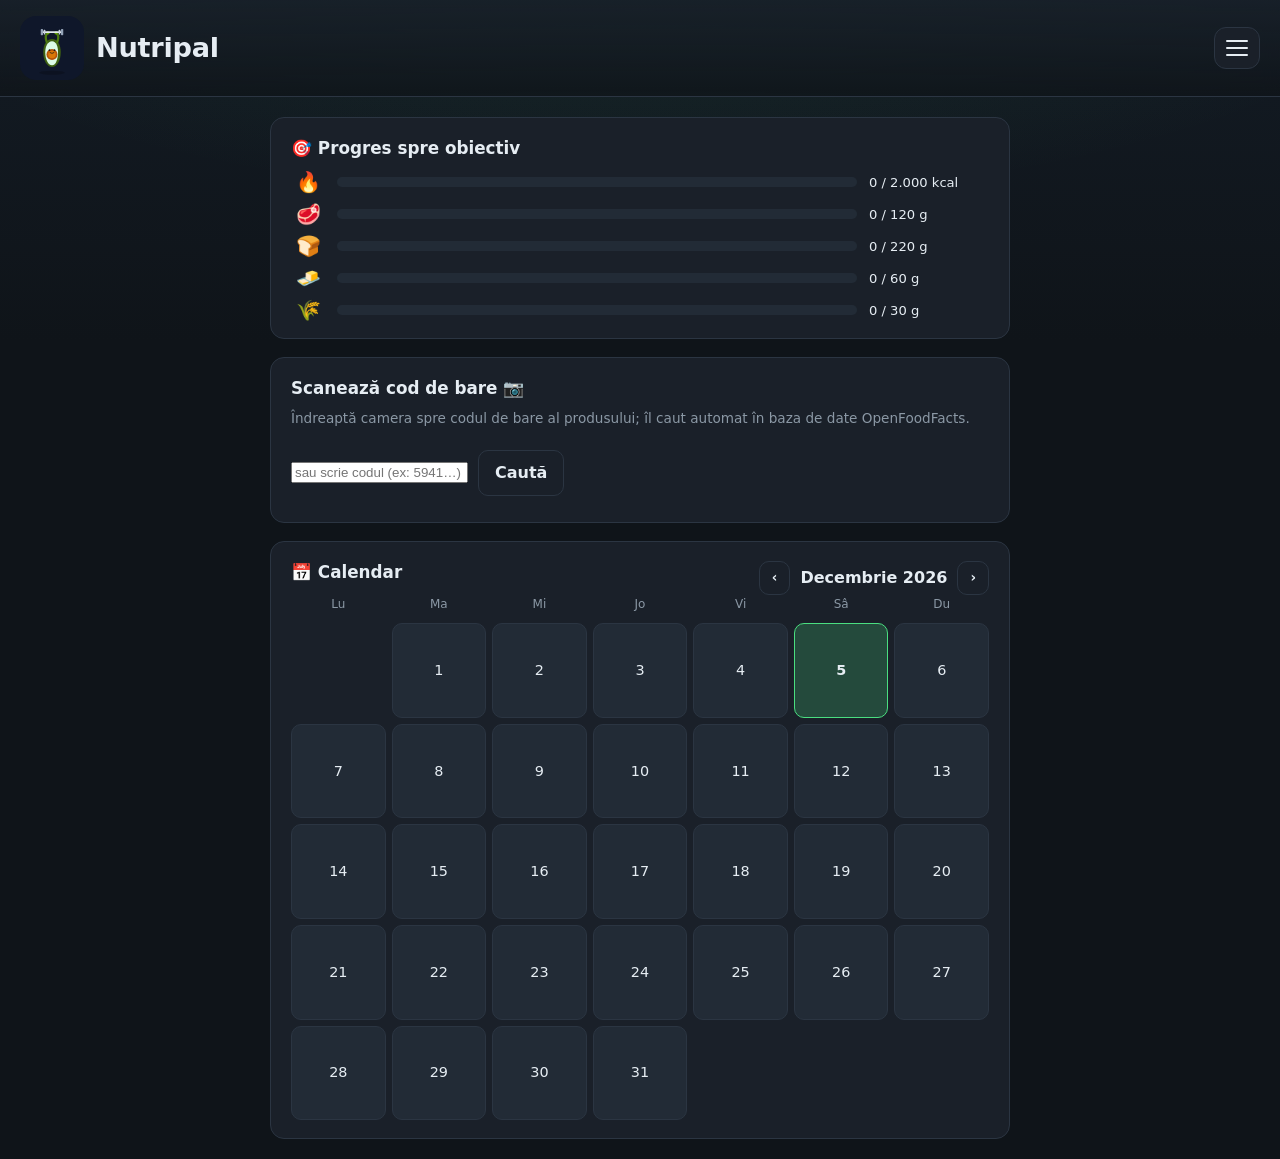
<file: public/index.html>
<!DOCTYPE html>
<html lang="ro">
  <head>
    <meta charset="UTF-8" />
    <meta name="viewport" content="width=device-width, initial-scale=1.0, viewport-fit=cover" />
    <title>Nutripal — Mese</title>
    <link rel="stylesheet" href="styles.css" />
    <link rel="manifest" href="manifest.webmanifest" />
    <meta name="theme-color" content="#0f172a" />
    <meta name="mobile-web-app-capable" content="yes" />
    <meta name="apple-mobile-web-app-capable" content="yes" />
    <meta name="apple-mobile-web-app-title" content="Nutripal" />
    <link rel="apple-touch-icon" href="icon.svg" />
  </head>
  <body>
    <header class="topbar">
      <div class="brand">
        <img class="logo" src="icon.svg" alt="Nutripal" width="64" height="64" />
        <h1>Nutripal</h1>
      </div>
      <button id="menu-toggle" class="menu-btn" type="button" aria-label="Meniu" aria-expanded="false" aria-controls="main-tabs">
        <span></span><span></span><span></span>
      </button>
    </header>

    <nav class="tabs" id="main-tabs" hidden>
      <a class="tab active" href="index.html">🍽️ Mese</a>
      <a class="tab" href="greutate.html">⚖️ Greutate</a>
      <a class="tab" href="obiective.html">🎯 Obiective</a>
      <a class="tab" href="alimente.html">🥫 Alimente</a>
      <div class="date-picker menu-date">
        <label for="date-input">Ziua</label>
        <input id="date-input" type="date" />
      </div>
    </nav>

    <main>
      <!-- Progres obiectiv -->
      <section class="card">
        <h2>🎯 Progres spre obiectiv</h2>
        <div id="progress" class="progress-grid"></div>
      </section>

      <!-- Adauga masa (chemat la cerere, nu permanent vizibil) -->
      <section class="card" id="add-card" hidden>
        <h2 id="add-title">🍴 Adaugă o masă</h2>
        <p class="hint">
          Scrie natural, ex:
          <em>„azi am mâncat 200g salam, 100g cașcaval, 250g pâine și 2 ouă”</em>
        </p>
        <form id="meal-form">
          <textarea
            id="meal-input"
            rows="2"
            placeholder="200g salam, 100g cascaval, 250g paine..."
          ></textarea>
          <div id="meal-suggestions" class="suggestions" hidden></div>
          <div class="row">
            <button type="button" id="cancel-add" class="ghost">Anulează</button>
            <button type="submit" id="submit-meal">Adaugă masa</button>
          </div>
        </form>
        <div id="preview" class="preview" hidden></div>
      </section>

      <!-- Scaneaza eticheta (AI vision) -->
      <section class="card" id="scan-card" hidden>
        <h2>Scanează eticheta 📷</h2>
        <p class="hint">
          Fotografiază tabelul cu valori nutriționale de pe ambalaj; AI-ul
          citește valorile per 100&nbsp;g.
        </p>
        <div class="row">
          <input id="label-file" type="file" accept="image/*" capture="environment" />
        </div>
        <div id="scan-status" class="hint"></div>
        <div id="scan-result" class="preview" hidden>
          <div id="scan-values"></div>
          <form id="scan-form" class="row">
            <label>Grame <input id="scan-grams" type="number" min="1" value="100" /></label>
            <button type="submit">Adaugă la mese</button>
          </form>
        </div>
      </section>

      <!-- Scaneaza cod de bare -->
      <section class="card" id="barcode-card">
        <h2>Scanează cod de bare 📷</h2>
        <p class="hint">
          Îndreaptă camera spre codul de bare al produsului; îl caut automat în
          baza de date OpenFoodFacts.
        </p>
        <div class="row">
          <button type="button" id="bc-start">📷 Pornește camera</button>
          <button type="button" id="bc-stop" class="ghost" hidden>Oprește</button>
        </div>
        <video id="bc-video" class="scanner-video" playsinline muted hidden></video>
        <div class="row" id="bc-manual">
          <input
            id="bc-code"
            type="text"
            inputmode="numeric"
            placeholder="sau scrie codul (ex: 5941…)"
          />
          <button type="button" id="bc-search" class="ghost">Caută</button>
        </div>
        <div id="bc-status" class="hint"></div>
        <div id="bc-result" class="preview" hidden>
          <div id="bc-values"></div>
          <form id="bc-form" class="row">
            <label>Grame <input id="bc-grams" type="number" min="1" value="100" /></label>
            <button type="submit">Adaugă la mese</button>
          </form>
        </div>
      </section>

      <!-- Calendar -->
      <section class="card">
        <div class="card-head">
          <h2>📅 Calendar</h2>
          <div class="cal-nav">
            <button type="button" id="cal-prev" class="ghost small">‹</button>
            <span id="cal-title"></span>
            <button type="button" id="cal-next" class="ghost small">›</button>
          </div>
        </div>
        <div id="calendar" class="calendar"></div>
      </section>

      <!-- Mesele zilei (afisate doar cand deschizi o zi din calendar) -->
      <section class="card" id="meals-card" hidden>
        <div class="card-head">
          <h2 id="meals-title">🍽️ Mesele zilei</h2>
          <button type="button" id="meals-close" class="ghost small">✕</button>
        </div>
        <p class="hint">Apasă pe o masă pentru a o edita.</p>
        <div id="meals-list" class="meals"></div>
      </section>
    </main>

    <script src="foods.js"></script>
    <script src="parser.js"></script>
    <script src="store.js"></script>
    <script src="localapi.js"></script>
    <script src="common.js"></script>
    <script src="meals.js"></script>
  </body>
</html>
</file>
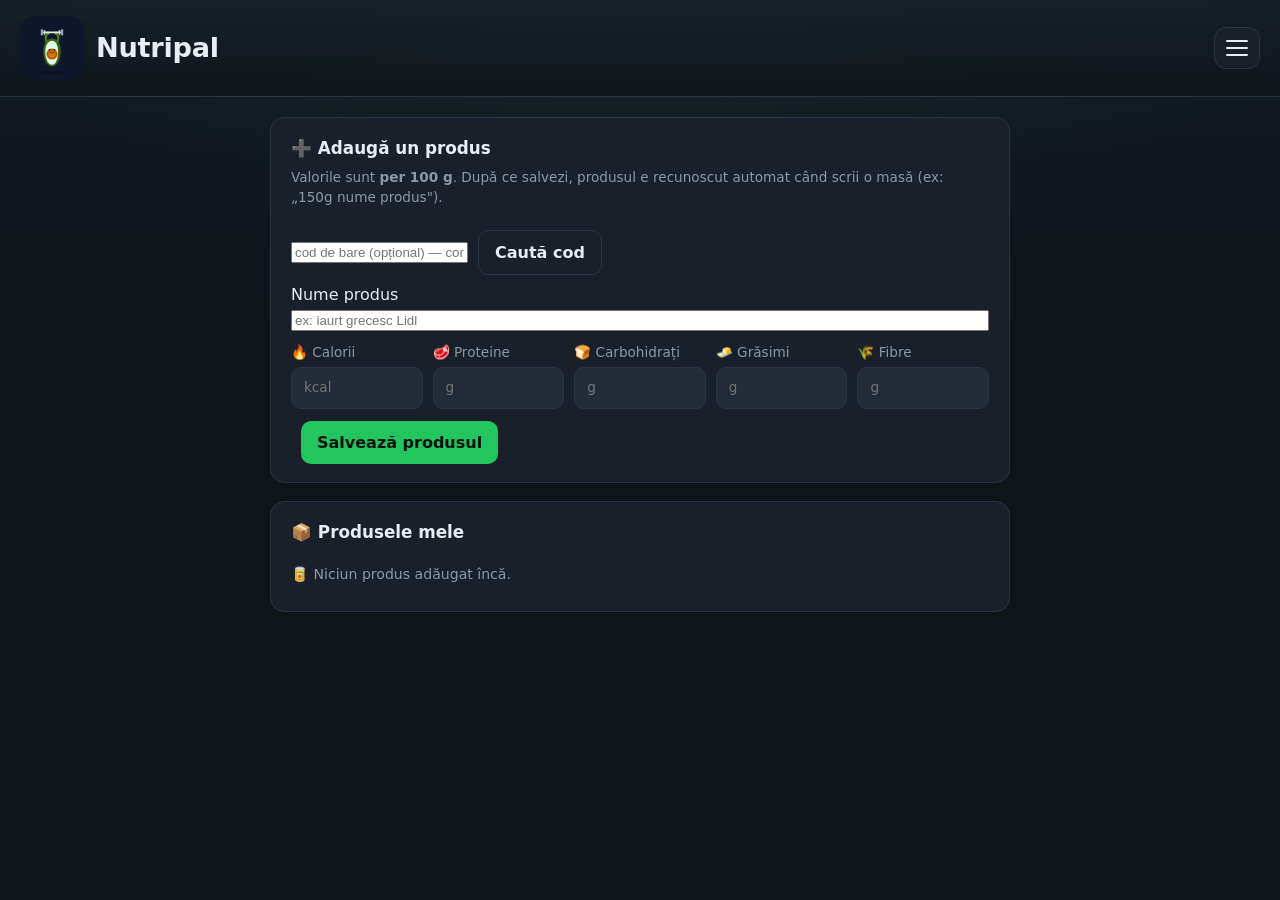
<file: public/alimente.html>
<!DOCTYPE html>
<html lang="ro">
  <head>
    <meta charset="UTF-8" />
    <meta name="viewport" content="width=device-width, initial-scale=1.0, viewport-fit=cover" />
    <title>Nutripal — Alimente</title>
    <link rel="stylesheet" href="styles.css" />
    <link rel="manifest" href="manifest.webmanifest" />
    <meta name="theme-color" content="#0f172a" />
    <meta name="mobile-web-app-capable" content="yes" />
    <meta name="apple-mobile-web-app-capable" content="yes" />
    <meta name="apple-mobile-web-app-title" content="Nutripal" />
    <link rel="apple-touch-icon" href="icon.svg" />
  </head>
  <body>
    <header class="topbar">
      <div class="brand">
        <img class="logo" src="icon.svg" alt="Nutripal" width="64" height="64" />
        <h1>Nutripal</h1>
      </div>
      <button id="menu-toggle" class="menu-btn" type="button" aria-label="Meniu" aria-expanded="false" aria-controls="main-tabs">
        <span></span><span></span><span></span>
      </button>
    </header>

    <nav class="tabs" id="main-tabs" hidden>
      <a class="tab" href="index.html">🍽️ Mese</a>
      <a class="tab" href="greutate.html">⚖️ Greutate</a>
      <a class="tab" href="obiective.html">🎯 Obiective</a>
      <a class="tab active" href="alimente.html">🥫 Alimente</a>
    </nav>

    <main>
      <!-- Adauga produs -->
      <section class="card">
        <h2>➕ Adaugă un produs</h2>
        <p class="hint">
          Valorile sunt <b>per 100&nbsp;g</b>. După ce salvezi, produsul e
          recunoscut automat când scrii o masă (ex: „150g nume produs").
        </p>
        <div class="row">
          <button type="button" id="food-scan" class="ghost">📷 Scanează codul de bare</button>
          <button type="button" id="food-scan-stop" class="ghost" hidden>Oprește</button>
        </div>
        <video id="food-video" class="scanner-video" playsinline hidden></video>
        <div class="row">
          <input
            id="food-code"
            type="text"
            inputmode="numeric"
            placeholder="cod de bare (opțional) — completează automat"
          />
          <button type="button" id="food-lookup" class="ghost">Caută cod</button>
        </div>
        <div id="food-lookup-status" class="hint"></div>
        <form id="food-form" class="food-form">
          <label class="food-name">Nume produs
            <input id="food-name" type="text" placeholder="ex: iaurt grecesc Lidl" required />
          </label>
          <div class="food-macros">
            <label>🔥 Calorii
              <input id="food-calories" type="number" step="0.1" min="0" placeholder="kcal" required />
            </label>
            <label>🥩 Proteine
              <input id="food-protein" type="number" step="0.1" min="0" placeholder="g" />
            </label>
            <label>🍞 Carbohidrați
              <input id="food-carbs" type="number" step="0.1" min="0" placeholder="g" />
            </label>
            <label>🧈 Grăsimi
              <input id="food-fat" type="number" step="0.1" min="0" placeholder="g" />
            </label>
            <label>🌾 Fibre
              <input id="food-fiber" type="number" step="0.1" min="0" placeholder="g" />
            </label>
          </div>
          <div class="row">
            <span id="food-status" class="muted"></span>
            <button type="submit">Salvează produsul</button>
          </div>
        </form>
      </section>

      <!-- Lista produse -->
      <section class="card">
        <h2>📦 Produsele mele</h2>
        <div id="food-list" class="history"></div>
      </section>
    </main>

    <script src="foods.js"></script>
    <script src="parser.js"></script>
    <script src="store.js"></script>
    <script src="localapi.js"></script>
    <script src="common.js"></script>
    <script src="foods_page.js"></script>
  </body>
</html>
</file>
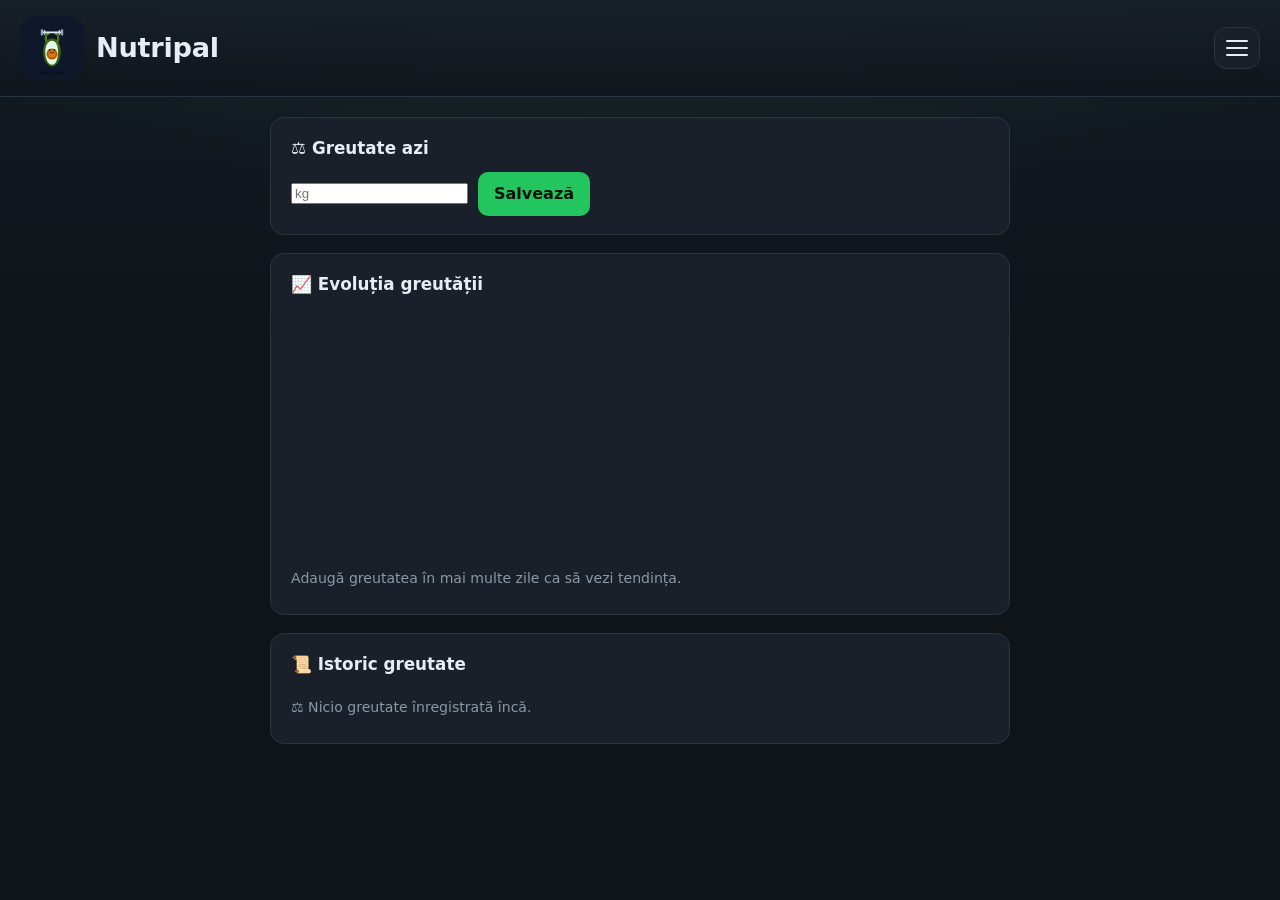
<file: public/greutate.html>
<!DOCTYPE html>
<html lang="ro">
  <head>
    <meta charset="UTF-8" />
    <meta name="viewport" content="width=device-width, initial-scale=1.0, viewport-fit=cover" />
    <title>Nutripal — Greutate</title>
    <link rel="stylesheet" href="styles.css" />
    <link rel="manifest" href="manifest.webmanifest" />
    <meta name="theme-color" content="#0f172a" />
    <meta name="mobile-web-app-capable" content="yes" />
    <meta name="apple-mobile-web-app-capable" content="yes" />
    <meta name="apple-mobile-web-app-title" content="Nutripal" />
    <link rel="apple-touch-icon" href="icon.svg" />
  </head>
  <body>
    <header class="topbar">
      <div class="brand">
        <img class="logo" src="icon.svg" alt="Nutripal" width="64" height="64" />
        <h1>Nutripal</h1>
      </div>
      <button id="menu-toggle" class="menu-btn" type="button" aria-label="Meniu" aria-expanded="false" aria-controls="main-tabs">
        <span></span><span></span><span></span>
      </button>
    </header>

    <nav class="tabs" id="main-tabs" hidden>
      <a class="tab" href="index.html">🍽️ Mese</a>
      <a class="tab active" href="greutate.html">⚖️ Greutate</a>
      <a class="tab" href="obiective.html">🎯 Obiective</a>
      <a class="tab" href="alimente.html">🥫 Alimente</a>
      <div class="date-picker menu-date">
        <label for="date-input">Ziua</label>
        <input id="date-input" type="date" />
      </div>
    </nav>

    <main>
      <!-- Greutate azi -->
      <section class="card">
        <h2>⚖️ Greutate azi</h2>
        <form id="weight-form" class="row">
          <input id="weight-input" type="text" inputmode="decimal" step="0.1" min="0" placeholder="kg" />
          <button type="submit">Salvează</button>
          <span id="weight-status" class="muted"></span>
        </form>
      </section>

      <!-- Grafic greutate -->
      <section class="card">
        <div class="card-head">
          <h2>📈 Evoluția greutății</h2>
          <span id="weight-trend" class="muted"></span>
        </div>
        <canvas id="weight-chart" class="chart" width="720" height="260"></canvas>
        <div id="weight-chart-empty" class="empty" hidden>
          Adaugă greutatea în mai multe zile ca să vezi tendința.
        </div>
      </section>

      <!-- Istoric greutate -->
      <section class="card">
        <h2>📜 Istoric greutate</h2>
        <div id="weight-history" class="history"></div>
      </section>
    </main>

    <script src="foods.js"></script>
    <script src="parser.js"></script>
    <script src="store.js"></script>
    <script src="localapi.js"></script>
    <script src="common.js"></script>
    <script src="weight.js"></script>
  </body>
</html>
</file>
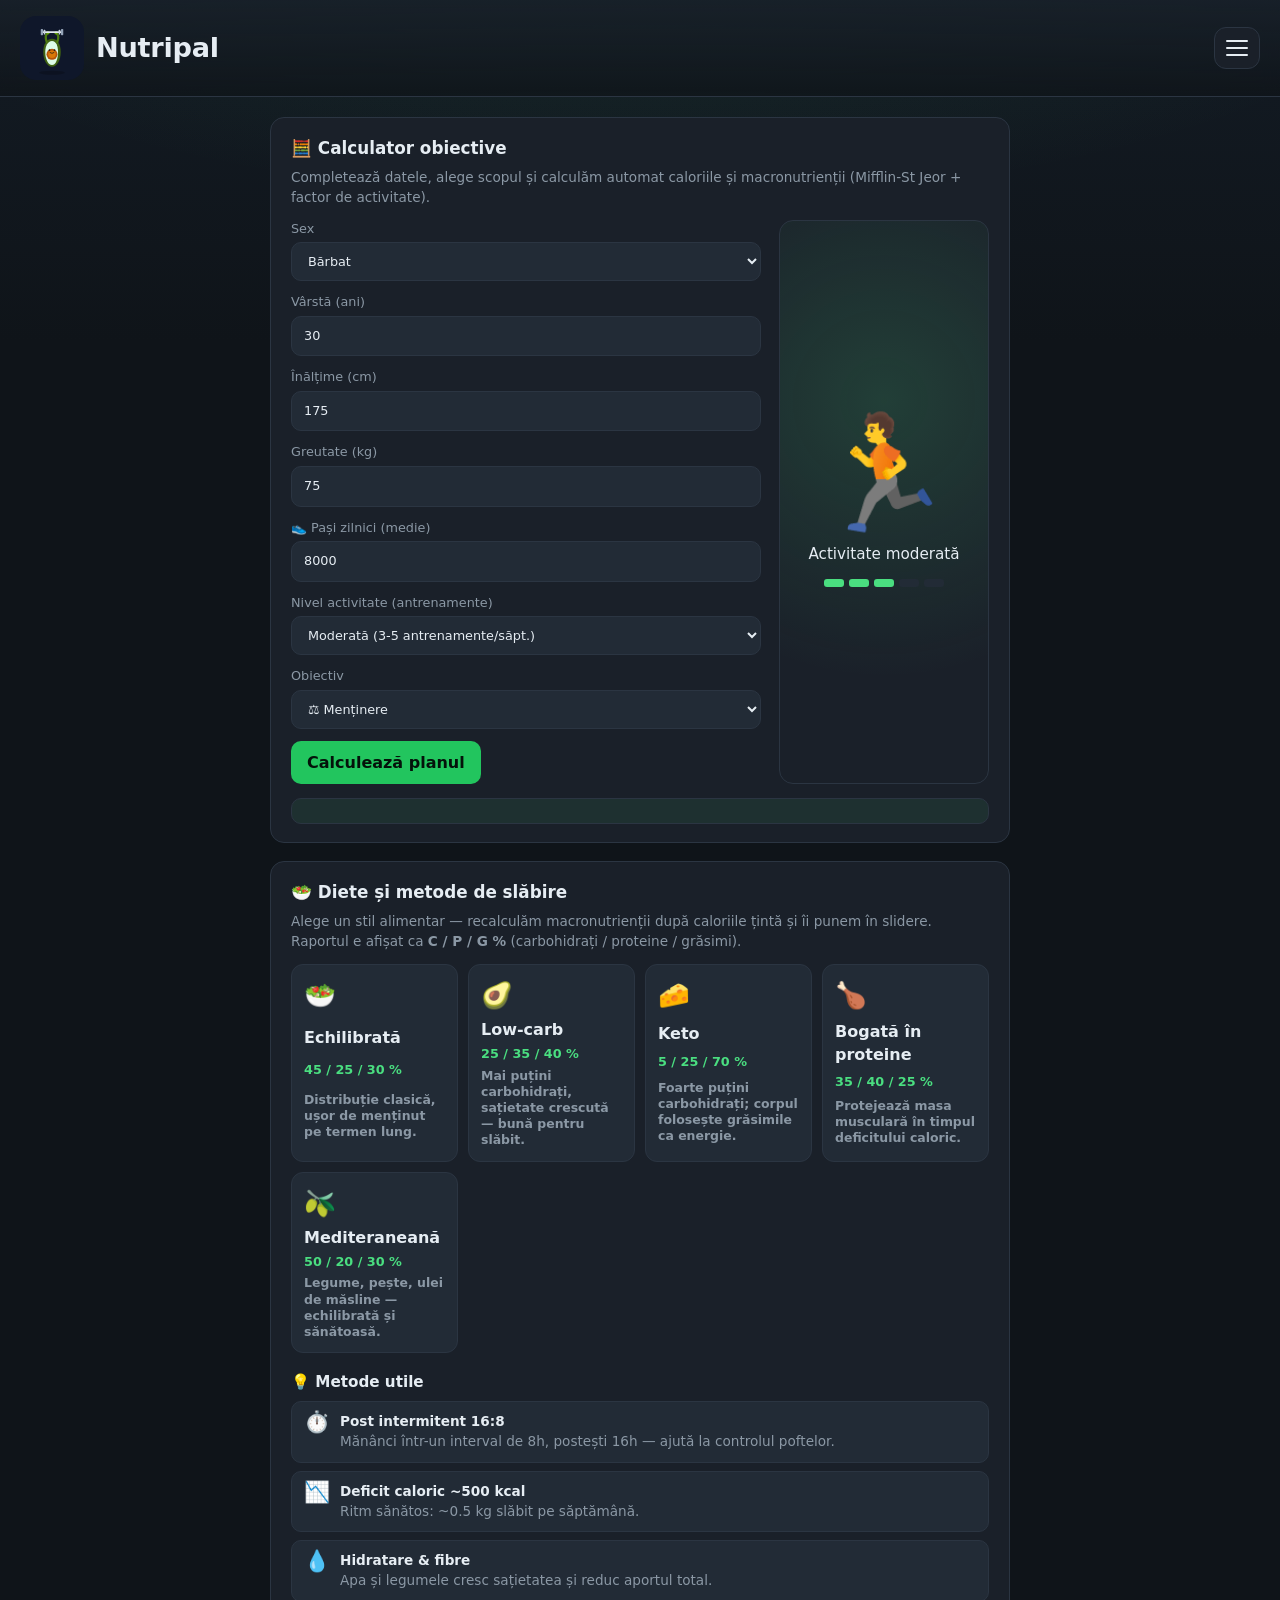
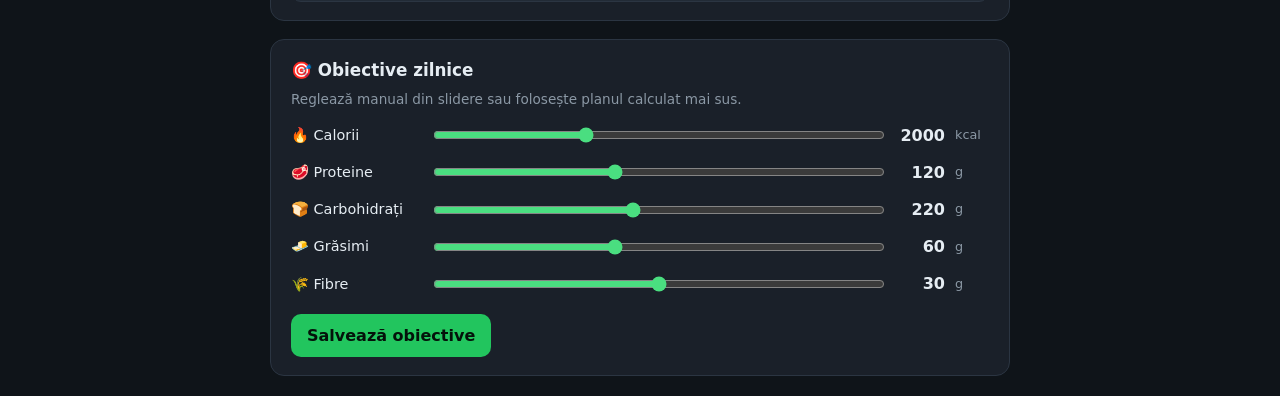
<file: public/obiective.html>
<!DOCTYPE html>
<html lang="ro">
  <head>
    <meta charset="UTF-8" />
    <meta name="viewport" content="width=device-width, initial-scale=1.0, viewport-fit=cover" />
    <title>Nutripal — Obiective</title>
    <link rel="stylesheet" href="styles.css" />
    <link rel="manifest" href="manifest.webmanifest" />
    <meta name="theme-color" content="#0f172a" />
    <meta name="mobile-web-app-capable" content="yes" />
    <meta name="apple-mobile-web-app-capable" content="yes" />
    <meta name="apple-mobile-web-app-title" content="Nutripal" />
    <link rel="apple-touch-icon" href="icon.svg" />
  </head>
  <body>
    <header class="topbar">
      <div class="brand">
        <img class="logo" src="icon.svg" alt="Nutripal" width="64" height="64" />
        <h1>Nutripal</h1>
      </div>
      <button id="menu-toggle" class="menu-btn" type="button" aria-label="Meniu" aria-expanded="false" aria-controls="main-tabs">
        <span></span><span></span><span></span>
      </button>
    </header>

    <nav class="tabs" id="main-tabs" hidden>
      <a class="tab" href="index.html">🍽️ Mese</a>
      <a class="tab" href="greutate.html">⚖️ Greutate</a>
      <a class="tab active" href="obiective.html">🎯 Obiective</a>
      <a class="tab" href="alimente.html">🥫 Alimente</a>
    </nav>

    <main>
      <!-- Calculator -->
      <section class="card">
        <h2>🧮 Calculator obiective</h2>
        <p class="hint">
          Completează datele, alege scopul și calculăm automat caloriile și
          macronutrienții (Mifflin-St Jeor + factor de activitate).
        </p>
        <div class="calc-layout">
          <form id="calc-form" class="calc-fields">
            <label>Sex
              <select name="gender">
                <option value="male">Bărbat</option>
                <option value="female">Femeie</option>
              </select>
            </label>
            <label>Vârstă (ani)
              <input type="number" name="age" min="10" max="100" value="30" />
            </label>
            <label>Înălțime (cm)
              <input type="number" name="height" min="120" max="230" value="175" />
            </label>
            <label>Greutate (kg)
              <input type="number" name="weight" min="30" max="250" step="0.1" value="75" />
            </label>
            <label>👟 Pași zilnici (medie)
              <input type="number" name="steps" min="0" max="40000" step="500" value="8000" />
            </label>
            <label>Nivel activitate (antrenamente)
              <select name="activity">
                <option value="1.2">Sedentar (birou, fără sport)</option>
                <option value="1.375">Ușoară (1-3 antrenamente/săpt.)</option>
                <option value="1.55" selected>Moderată (3-5 antrenamente/săpt.)</option>
                <option value="1.725">Intensă (6-7 antrenamente/săpt.)</option>
                <option value="1.9">Foarte intensă (muncă fizică + sport)</option>
              </select>
            </label>
            <label>Obiectiv
              <select name="goal">
                <option value="lose">🔻 Slăbire</option>
                <option value="maintain" selected>⚖️ Menținere</option>
                <option value="gain">🔺 Creștere masă</option>
              </select>
            </label>
            <button type="submit">Calculează planul</button>
          </form>
          <div class="calc-figure">
            <div class="figure-body" id="figure-body">🏃</div>
            <div class="figure-label" id="figure-label">Activitate moderată</div>
            <div class="figure-bars" id="figure-bars"></div>
          </div>
        </div>
        <div id="calc-result" class="calc-result" hidden></div>
      </section>

      <!-- Diete și metode -->
      <section class="card">
        <h2>🥗 Diete și metode de slăbire</h2>
        <p class="hint">
          Alege un stil alimentar — recalculăm macronutrienții după caloriile
          țintă și îi punem în slidere. Raportul e afișat ca
          <b>C / P / G %</b> (carbohidrați / proteine / grăsimi).
        </p>
        <div id="diet-list" class="diet-list"></div>
        <h3 class="sub">💡 Metode utile</h3>
        <div id="method-list" class="method-list"></div>
      </section>

      <!-- Obiective zilnice (slidere) -->
      <section class="card">
        <h2>🎯 Obiective zilnice</h2>
        <p class="hint">Reglează manual din slidere sau folosește planul calculat mai sus.</p>
        <form id="goals-form" class="goals-sliders">
          <div class="slider-row">
            <span class="slider-label">🔥 Calorii</span>
            <input type="range" name="calories" min="1000" max="4000" step="10" />
            <output class="slider-val" data-for="calories">0</output>
            <span class="slider-unit">kcal</span>
          </div>
          <div class="slider-row">
            <span class="slider-label">🥩 Proteine</span>
            <input type="range" name="protein" min="0" max="300" step="5" />
            <output class="slider-val" data-for="protein">0</output>
            <span class="slider-unit">g</span>
          </div>
          <div class="slider-row">
            <span class="slider-label">🍞 Carbohidrați</span>
            <input type="range" name="carbs" min="0" max="500" step="5" />
            <output class="slider-val" data-for="carbs">0</output>
            <span class="slider-unit">g</span>
          </div>
          <div class="slider-row">
            <span class="slider-label">🧈 Grăsimi</span>
            <input type="range" name="fat" min="0" max="150" step="5" />
            <output class="slider-val" data-for="fat">0</output>
            <span class="slider-unit">g</span>
          </div>
          <div class="slider-row">
            <span class="slider-label">🌾 Fibre</span>
            <input type="range" name="fiber" min="0" max="60" step="1" />
            <output class="slider-val" data-for="fiber">0</output>
            <span class="slider-unit">g</span>
          </div>
          <div class="row">
            <button type="submit">Salvează obiective</button>
            <span id="goals-status" class="muted"></span>
          </div>
        </form>
      </section>
    </main>

    <script src="foods.js"></script>
    <script src="parser.js"></script>
    <script src="store.js"></script>
    <script src="localapi.js"></script>
    <script src="common.js"></script>
    <script src="goals.js"></script>
  </body>
</html>
</file>
<file: public/styles.css>
:root {
  --bg: #0f1419;
  --card: #1a2029;
  --card-2: #222b36;
  --text: #e6edf3;
  --muted: #8b98a5;
  --accent: #4ade80;
  --accent-2: #22c55e;
  --warn: #f59e0b;
  --danger: #ef4444;
  --border: #2b3542;
  --radius: 14px;
}

* {
  box-sizing: border-box;
}

html {
  /* Keep the overscroll / bounce area dark on mobile instead of white. */
  background: var(--bg);
  -webkit-text-size-adjust: 100%;
}

body {
  margin: 0;
  min-height: 100vh;
  min-height: 100dvh;
  font-family: system-ui, -apple-system, "Segoe UI", Roboto, sans-serif;
  color: var(--text);
  line-height: 1.45;
  /* Soft glow at the top fading into the base color; covers the whole screen. */
  background:
    radial-gradient(120% 60% at 50% -10%, rgba(74, 222, 128, 0.1), transparent 55%),
    linear-gradient(180deg, #131b24 0%, var(--bg) 38%);
  background-repeat: no-repeat;
  background-attachment: fixed;
  background-size: cover;
  /* Stay clear of the home indicator / rounded corners. */
  padding-bottom: env(safe-area-inset-bottom);
}

.topbar {
  display: flex;
  align-items: center;
  justify-content: space-between;
  gap: 16px;
  padding: 16px 20px;
  padding-top: calc(16px + env(safe-area-inset-top));
  padding-left: calc(20px + env(safe-area-inset-left));
  padding-right: calc(20px + env(safe-area-inset-right));
  background: linear-gradient(180deg, rgba(24, 32, 41, 0.92), rgba(15, 20, 25, 0.75));
  backdrop-filter: blur(8px);
  -webkit-backdrop-filter: blur(8px);
  border-bottom: 1px solid var(--border);
  position: sticky;
  top: 0;
  z-index: 10;
}

.brand {
  display: flex;
  align-items: center;
  gap: 12px;
  flex: 1 1 auto;
  min-width: 0;
}

.brand h1 {
  font-size: 1.7rem;
  font-weight: 800;
  letter-spacing: -0.01em;
  margin: 0;
}

.logo {
  width: 64px;
  height: 64px;
  border-radius: 16px;
  display: block;
  flex: 0 0 auto;
}

.badge {
  font-size: 0.7rem;
  text-transform: uppercase;
  letter-spacing: 0.05em;
  padding: 2px 8px;
  border-radius: 999px;
  background: var(--card-2);
  color: var(--muted);
  border: 1px solid var(--border);
}

.date-picker {
  display: flex;
  align-items: center;
  gap: 8px;
  font-size: 0.9rem;
  color: var(--muted);
}

/* Hamburger button (ultimul sfert al barii) */
.menu-btn {
  flex: 0 0 auto;
  display: flex;
  flex-direction: column;
  justify-content: center;
  gap: 5px;
  width: 46px;
  height: 42px;
  padding: 0 11px;
  background: var(--card);
  border: 1px solid var(--border);
  border-radius: 12px;
  cursor: pointer;
}

.menu-btn span {
  display: block;
  height: 2px;
  width: 100%;
  background: var(--text);
  border-radius: 2px;
  transition: transform 0.22s ease, opacity 0.22s ease;
}

.menu-btn.open span:nth-child(1) {
  transform: translateY(7px) rotate(45deg);
}

.menu-btn.open span:nth-child(2) {
  opacity: 0;
}

.menu-btn.open span:nth-child(3) {
  transform: translateY(-7px) rotate(-45deg);
}

/* Tabs (meniu extensibil sub hamburger) */
.tabs {
  display: flex;
  flex-direction: column;
  gap: 6px;
  max-width: 780px;
  margin: 8px auto 0;
  padding: 10px 12px;
  padding-left: calc(12px + env(safe-area-inset-left));
  padding-right: calc(12px + env(safe-area-inset-right));
  background: var(--card);
  border: 1px solid var(--border);
  border-radius: 14px;
  box-shadow: 0 12px 28px rgba(0, 0, 0, 0.35);
}

.tabs[hidden] {
  display: none;
}

.tab {
  background: transparent;
  color: var(--muted);
  border: 1px solid var(--border);
  border-radius: 10px;
  padding: 12px 16px;
  font: inherit;
  font-weight: 600;
  text-decoration: none;
  display: block;
  white-space: nowrap;
  cursor: pointer;
}

.tab:hover {
  color: var(--text);
  filter: none;
}

.tab.active {
  background: var(--accent);
  color: #04210f;
  border-color: var(--accent);
}

.menu-date {
  margin-top: 4px;
  padding-top: 10px;
  border-top: 1px solid var(--border);
}

.tab-panel {
  display: grid;
  gap: 18px;
}

input[type="date"],
input[type="number"],
select,
textarea {
  background: var(--card-2);
  border: 1px solid var(--border);
  color: var(--text);
  border-radius: 10px;
  padding: 10px 12px;
  font: inherit;
  outline: none;
}

input:focus,
select:focus,
textarea:focus {
  border-color: var(--accent-2);
}

main {
  max-width: 780px;
  margin: 0 auto;
  padding: 20px;
  padding-left: calc(20px + env(safe-area-inset-left));
  padding-right: calc(20px + env(safe-area-inset-right));
  display: grid;
  gap: 18px;
}

.card {
  background: var(--card);
  border: 1px solid var(--border);
  border-radius: var(--radius);
  padding: 18px 20px;
}

.card h2 {
  margin: 0 0 12px;
  font-size: 1.05rem;
}

.card-head {
  display: flex;
  align-items: center;
  justify-content: space-between;
}

.hint {
  color: var(--muted);
  font-size: 0.85rem;
  margin: -4px 0 12px;
}

.hint em {
  color: #b9c4d0;
}

textarea {
  width: 100%;
  resize: vertical;
}

.row {
  display: flex;
  gap: 10px;
  align-items: center;
  flex-wrap: wrap;
  margin-top: 10px;
}

.scan-name {
  display: block;
  margin-bottom: 8px;
}

.scan-name input {
  width: 100%;
  margin-top: 4px;
}

#scan-grams,
#bc-grams {
  width: 90px;
}

.scanner-video {
  width: 100%;
  max-height: 260px;
  margin-top: 10px;
  border-radius: 12px;
  background: #000;
  object-fit: cover;
}

/* Quick-add suggestion chips */
.suggestions {
  margin: 10px 0 4px;
  display: flex;
  flex-direction: column;
  gap: 10px;
}

.sugg-label {
  display: block;
  font-size: 0.8rem;
  color: var(--muted);
  margin-bottom: 6px;
}

.sugg-chips {
  display: flex;
  flex-wrap: wrap;
  gap: 6px;
}

.chip {
  background: transparent;
  color: var(--text);
  border: 1px solid var(--border);
  border-radius: 999px;
  padding: 5px 12px;
  font: inherit;
  font-size: 0.85rem;
  font-weight: 500;
  cursor: pointer;
}

.chip:hover {
  border-color: var(--accent);
  filter: none;
}

/* Foods page */
.food-form {
  margin-top: 12px;
}

.food-name {
  display: block;
  margin-bottom: 12px;
}

.food-name input {
  width: 100%;
  margin-top: 4px;
}

.food-macros {
  display: grid;
  grid-template-columns: repeat(auto-fit, minmax(120px, 1fr));
  gap: 10px;
  margin-bottom: 12px;
}

.food-macros label {
  display: flex;
  flex-direction: column;
  gap: 4px;
  font-size: 0.85rem;
  color: var(--muted);
}

.food-row {
  display: flex;
  align-items: center;
  gap: 10px;
  padding: 10px 0;
  border-bottom: 1px solid rgba(255, 255, 255, 0.05);
}

.food-row-main {
  display: flex;
  flex-direction: column;
  min-width: 120px;
  flex: 1;
}

.food-row-name {
  font-weight: 600;
}

.food-row-macros {
  display: flex;
  flex-wrap: wrap;
  gap: 8px;
  font-size: 0.85rem;
  color: var(--muted);
}

.food-row .del {
  background: transparent;
  border: 1px solid var(--border);
  color: var(--text);
  padding: 6px 10px;
}

button {
  background: var(--accent-2);
  color: #04120a;
  border: none;
  border-radius: 10px;
  padding: 10px 16px;
  font: inherit;
  font-weight: 600;
  cursor: pointer;
  transition: filter 0.15s ease;
}

button:hover {
  filter: brightness(1.08);
}

button.ghost {
  background: transparent;
  color: var(--text);
  border: 1px solid var(--border);
}

button.small {
  padding: 6px 12px;
  font-size: 0.85rem;
}

.muted {
  color: var(--muted);
  font-size: 0.85rem;
}

/* Preview */
.preview {
  margin-top: 14px;
  border-top: 1px dashed var(--border);
  padding-top: 12px;
}

.item-row {
  display: flex;
  justify-content: space-between;
  gap: 12px;
  padding: 6px 0;
  font-size: 0.9rem;
  border-bottom: 1px solid rgba(255, 255, 255, 0.04);
}

.item-row .food {
  font-weight: 600;
}

.item-row .macros {
  color: var(--muted);
  font-variant-numeric: tabular-nums;
}

.unmatched {
  margin-top: 8px;
  color: var(--warn);
  font-size: 0.82rem;
}

.src-tag {
  font-size: 0.68rem;
  text-transform: uppercase;
  letter-spacing: 0.04em;
  color: var(--muted);
  border: 1px solid var(--border);
  border-radius: 999px;
  padding: 1px 6px;
  margin-left: 4px;
  vertical-align: middle;
}

/* Progress */
.progress-grid {
  display: grid;
  gap: 12px;
}

.prog {
  display: grid;
  grid-template-columns: 34px 1fr 120px;
  align-items: center;
  gap: 12px;
}

.prog .label {
  font-size: 1.25rem;
  text-align: center;
  line-height: 1;
}

.bar {
  height: 10px;
  background: var(--card-2);
  border-radius: 999px;
  overflow: hidden;
}

.bar > span {
  display: block;
  height: 100%;
  background-image: linear-gradient(90deg, var(--accent) 0%, #a3e635 40%, var(--warn) 75%, var(--danger) 100%);
  background-size: calc(10000% / var(--pct, 100)) 100%;
  background-position: left center;
  background-repeat: no-repeat;
  transition: width 0.3s ease;
}

.bar.over > span {
  background-image: linear-gradient(90deg, var(--warn), var(--danger));
  background-size: 100% 100%;
}

.bar.safe > span {
  background-image: linear-gradient(90deg, var(--accent) 0%, #38bdf8 70%, #2563eb 100%);
}

.bar.safe.over > span {
  background-image: linear-gradient(90deg, #38bdf8, #2563eb);
  background-size: 100% 100%;
}

.prog .val {
  font-size: 0.82rem;
  color: var(--text);
  font-variant-numeric: tabular-nums;
  white-space: nowrap;
}

/* Goals form */
.goals {
  display: grid;
  grid-template-columns: repeat(auto-fit, minmax(140px, 1fr));
  gap: 10px;
  margin-top: 14px;
  padding-top: 14px;
  border-top: 1px dashed var(--border);
}

.goals label {
  display: grid;
  gap: 4px;
  font-size: 0.8rem;
  color: var(--muted);
}

.goals button {
  grid-column: 1 / -1;
  justify-self: start;
}

/* Objectives — calculator */
.calc-layout {
  display: flex;
  gap: 18px;
  align-items: stretch;
  margin-top: 12px;
  flex-wrap: wrap;
}

.calc-fields {
  flex: 1 1 220px;
  display: grid;
  gap: 12px;
}

.calc-fields label {
  display: grid;
  gap: 4px;
  font-size: 0.8rem;
  color: var(--muted);
}

.calc-fields button {
  justify-self: start;
}

.calc-figure {
  flex: 0 0 210px;
  display: flex;
  flex-direction: column;
  align-items: center;
  justify-content: center;
  gap: 14px;
  padding: 24px 14px;
  background: radial-gradient(circle at 50% 32%, rgba(74, 222, 128, 0.16), transparent 70%);
  border: 1px solid var(--border);
  border-radius: 14px;
}

.figure-body {
  font-size: 7rem;
  line-height: 1;
  transition: transform 0.2s ease;
}

.figure-label {
  font-size: 0.95rem;
  color: var(--text);
  text-align: center;
}

.figure-bars {
  display: flex;
  gap: 5px;
}

.fbar {
  width: 20px;
  height: 8px;
  border-radius: 3px;
  background: var(--card-2);
}

.fbar.on {
  background: var(--accent);
}

.calc-result {
  margin-top: 14px;
  padding: 12px 14px;
  background: rgba(74, 222, 128, 0.08);
  border: 1px solid var(--border);
  border-radius: 10px;
  display: grid;
  gap: 6px;
  font-size: 0.9rem;
}

/* Objectives — sliders */
.goals-sliders {
  display: grid;
  gap: 14px;
  margin-top: 14px;
}

.slider-row {
  display: grid;
  grid-template-columns: 130px 1fr 52px 34px;
  align-items: center;
  gap: 10px;
}

.slider-label {
  font-size: 0.9rem;
}

.slider-val {
  text-align: right;
  font-weight: 700;
  font-variant-numeric: tabular-nums;
}

.slider-unit {
  font-size: 0.8rem;
  color: var(--muted);
}

.slider-row input[type="range"] {
  width: 100%;
  accent-color: var(--accent);
}

.goals-sliders .row {
  margin-top: 4px;
}

/* Diets */
.sub {
  margin: 18px 0 8px;
  font-size: 0.95rem;
}

.diet-list {
  display: grid;
  grid-template-columns: repeat(auto-fill, minmax(150px, 1fr));
  gap: 10px;
  margin-top: 12px;
}

.diet-tile {
  display: grid;
  gap: 4px;
  text-align: left;
  padding: 12px;
  background: var(--card-2);
  border: 1px solid var(--border);
  border-radius: 12px;
  cursor: pointer;
  color: var(--text);
  transition: border-color 0.15s, background 0.15s;
}

.diet-tile:hover {
  border-color: var(--accent);
}

.diet-tile.active {
  border-color: var(--accent);
  background: rgba(74, 222, 128, 0.12);
}

.diet-emoji {
  font-size: 1.6rem;
}

.diet-name {
  font-weight: 700;
}

.diet-split {
  font-size: 0.8rem;
  color: var(--accent);
  font-variant-numeric: tabular-nums;
}

.diet-desc {
  font-size: 0.78rem;
  color: var(--muted);
  line-height: 1.3;
}

.method-list {
  display: grid;
  gap: 8px;
}

.method-item {
  display: flex;
  gap: 10px;
  align-items: flex-start;
  padding: 10px 12px;
  background: var(--card-2);
  border: 1px solid var(--border);
  border-radius: 10px;
  font-size: 0.85rem;
}

.method-emoji {
  font-size: 1.3rem;
  line-height: 1;
}

/* Meals list */
.meals {
  display: grid;
  grid-template-columns: repeat(2, 1fr);
  gap: 10px;
}

@media (max-width: 480px) {
  .meals {
    grid-template-columns: 1fr;
  }

  main {
    padding: 14px;
    padding-left: calc(14px + env(safe-area-inset-left));
    padding-right: calc(14px + env(safe-area-inset-right));
    gap: 14px;
  }

  .card {
    padding: 16px 16px;
  }
}

.meal {
  background: var(--card-2);
  border: 1px solid var(--border);
  border-radius: 12px;
  padding: 12px 14px;
}

.add-tile {
  display: flex;
  flex-direction: column;
  align-items: center;
  justify-content: center;
  gap: 6px;
  min-height: 74px;
  background: transparent;
  border: 1px dashed var(--border);
  color: var(--muted);
  border-radius: 12px;
  padding: 18px 14px;
  cursor: pointer;
  font-size: 0.9rem;
}

.add-tile:hover {
  border-color: var(--accent);
  color: var(--accent);
  filter: none;
}

.add-tile .add-plus {
  font-size: 1.6rem;
}

.meal-head {
  display: flex;
  justify-content: space-between;
  align-items: center;
  gap: 10px;
  margin-bottom: 6px;
}

.meal-head .time {
  color: var(--muted);
  font-size: 0.8rem;
}

.meal-name {
  font-weight: 700;
  font-size: 0.92rem;
}

.meal.clickable {
  cursor: pointer;
  transition: border-color 0.15s;
}

.meal.clickable:hover {
  border-color: var(--accent);
}

.meal-text {
  font-size: 0.9rem;
  margin-bottom: 8px;
}

.detail-toggle {
  margin-bottom: 8px;
}

.meal-items {
  margin: 6px 0 10px;
  padding: 8px 10px;
  background: rgba(0, 0, 0, 0.18);
  border-radius: 8px;
}

/* Ingredients table */
.items-table {
  width: 100%;
  border-collapse: collapse;
  font-size: 0.85rem;
}

.items-table th,
.items-table td {
  padding: 8px 6px;
  text-align: center;
  font-variant-numeric: tabular-nums;
}

.items-table th:not(:first-child),
.items-table td:not(.tf) {
  font-size: 1.05rem;
  font-weight: 600;
}

.items-table th:not(:first-child) {
  color: var(--text);
}

.items-table th {
  color: var(--muted);
  font-weight: 600;
  border-bottom: 1px solid var(--border);
}

.items-table th:first-child,
.items-table td.tf {
  text-align: left;
  font-size: 0.98rem;
}

.items-table td.tf {
  font-weight: 600;
}

.items-table .fe {
  font-size: 1.15rem;
}

.items-table tbody tr:not(:last-child) td {
  border-bottom: 1px solid rgba(255, 255, 255, 0.05);
}

.items-table tfoot td {
  border-top: 1px solid var(--border);
  padding-top: 8px;
  color: var(--text);
}

.meal-macros {
  display: flex;
  gap: 12px;
  flex-wrap: wrap;
  font-size: 0.8rem;
  color: var(--muted);
  font-variant-numeric: tabular-nums;
}

.meal-macros b {
  color: var(--text);
}

.del {
  background: transparent;
  border: 1px solid var(--border);
  color: var(--muted);
  padding: 4px 10px;
  font-size: 0.78rem;
}

.del:hover {
  color: var(--danger);
  border-color: var(--danger);
  filter: none;
}

.empty {
  color: var(--muted);
  font-size: 0.88rem;
  padding: 8px 0;
}

/* History */
.history {
  display: grid;
  gap: 8px;
}

.hist-row {
  display: grid;
  grid-template-columns: 1fr auto auto;
  gap: 12px;
  align-items: center;
  padding: 10px 12px;
  background: var(--card-2);
  border: 1px solid var(--border);
  border-radius: 10px;
  font-size: 0.85rem;
  cursor: pointer;
}

.hist-row:hover {
  border-color: var(--accent-2);
}

.hist-row .date {
  font-weight: 600;
}

.hist-row .kcal {
  color: var(--accent);
  font-variant-numeric: tabular-nums;
}

.hist-row .wt {
  color: var(--muted);
  font-variant-numeric: tabular-nums;
}

/* Calendar */
.cal-nav {
  display: flex;
  align-items: center;
  gap: 10px;
}

#cal-title {
  min-width: 130px;
  text-align: center;
  font-weight: 600;
}

.calendar {
  display: grid;
  grid-template-columns: repeat(7, 1fr);
  gap: 6px;
}

.cal-wd {
  text-align: center;
  font-size: 0.75rem;
  color: var(--muted);
  padding-bottom: 4px;
}

.cal-cell {
  position: relative;
  aspect-ratio: 1 / 1;
  display: flex;
  align-items: center;
  justify-content: center;
  background: var(--card-2);
  border: 1px solid var(--border);
  border-radius: 10px;
  font-size: 0.9rem;
  font-variant-numeric: tabular-nums;
  cursor: pointer;
  transition: border-color 0.12s, background 0.12s;
}

.cal-cell.empty {
  background: transparent;
  border: none;
  cursor: default;
}

.cal-cell:not(.empty):hover {
  border-color: var(--accent-2);
}

.cal-cell.has {
  background: rgba(74, 222, 128, 0.12);
}

.cal-cell.today {
  border-color: var(--accent-2);
}

.cal-cell.selected {
  border-color: var(--accent);
  background: rgba(74, 222, 128, 0.22);
  font-weight: 700;
}

.cal-dot {
  position: absolute;
  bottom: 6px;
  left: 50%;
  transform: translateX(-50%);
  width: 5px;
  height: 5px;
  border-radius: 50%;
  background: var(--accent);
}

.wt-delta {
  font-size: 0.82rem;
  font-variant-numeric: tabular-nums;
  color: var(--muted);
  text-align: right;
  min-width: 64px;
}

.wt-delta.up {
  color: var(--accent);
}

.wt-delta.down {
  color: var(--danger);
}

/* Weight chart */
.chart {
  width: 100%;
  height: auto;
  display: block;
}
</file>
